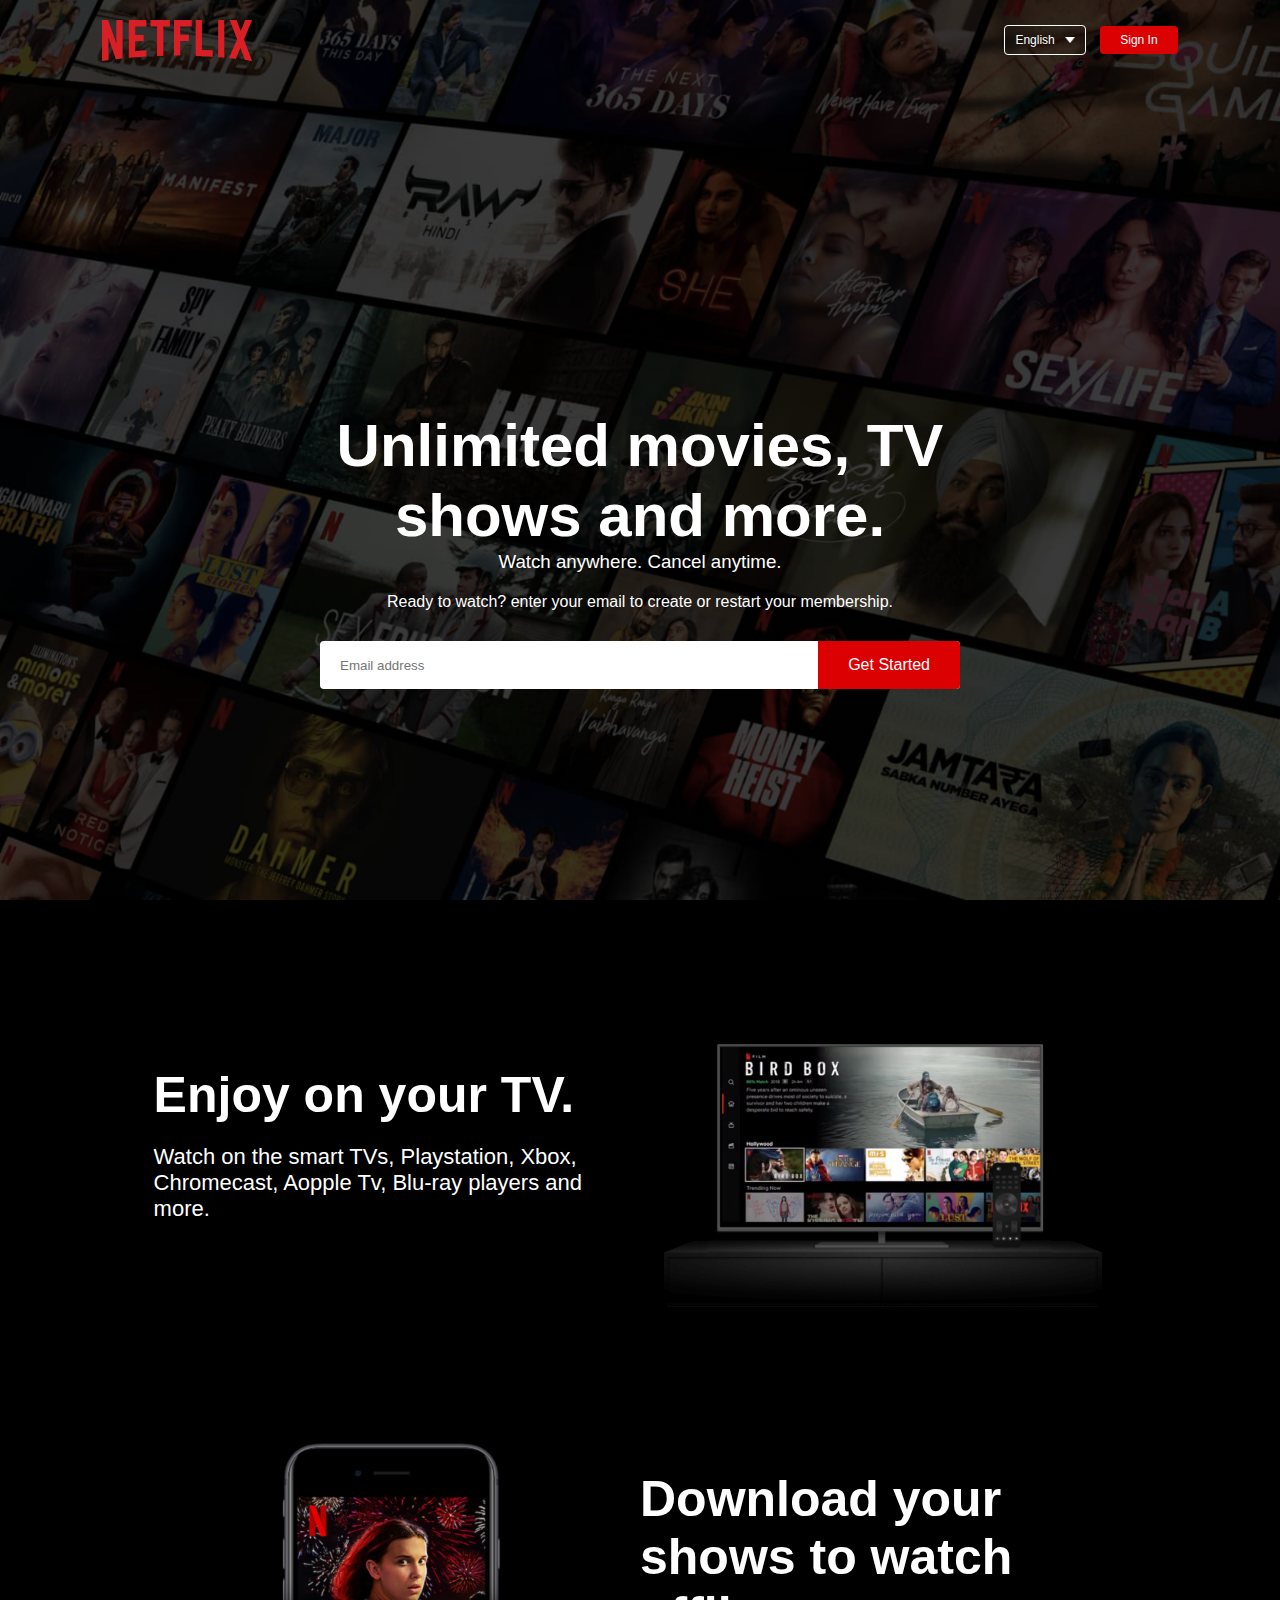
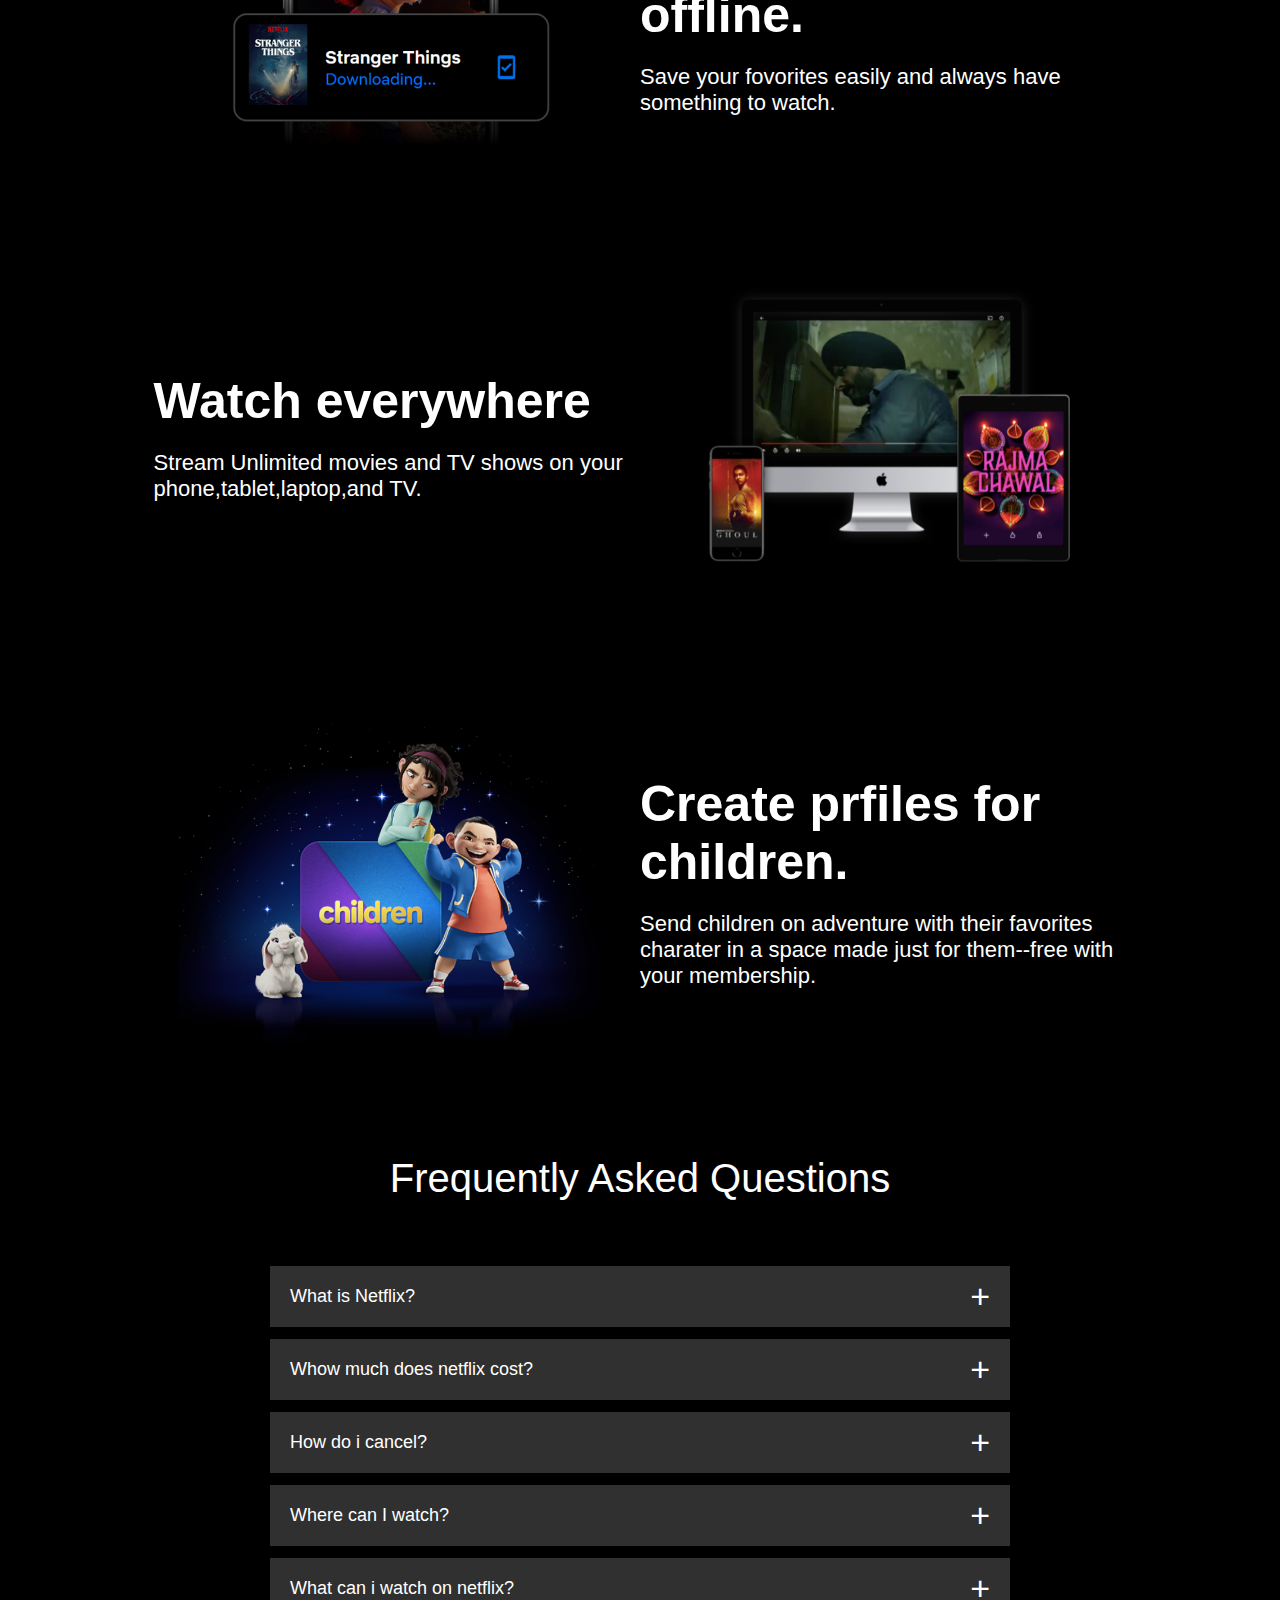
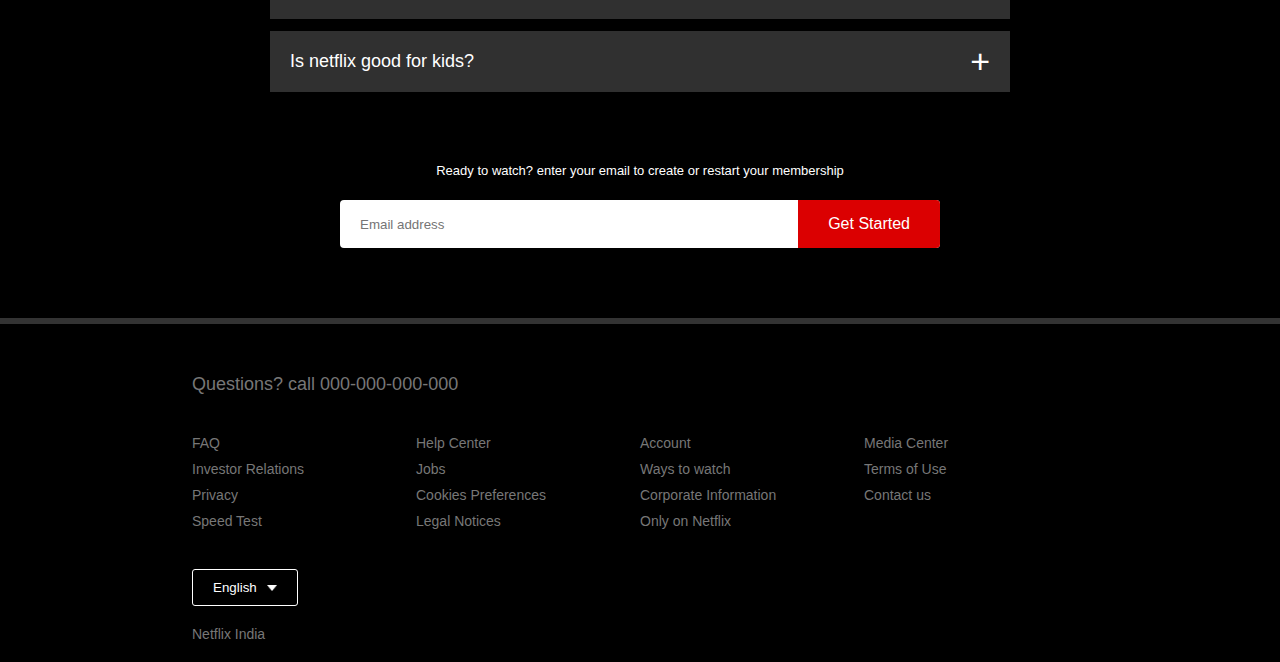
<file: index.html>
<!DOCTYPE html>
<html lang="en">
<head>
    <meta charset="UTF-8">
    <meta name="viewport" content="width=device-width, initial-scale=1.0">
    <title>Netflix</title>
    <link rel="stylesheet" href="style.css">
</head>
<body>
    <div class="header">
        <nav>
            <img src="logo.png" class="logo">
            <div>
                <button class="language-btn">English<img src="down-icon.png"></button>
                <button>Sign In</button>
            </div>
        </nav>
        <div class="header-content">
            <h1>
                Unlimited movies, TV shows and more.
            </h1>
            <h3> Watch anywhere. Cancel anytime.</h3>
            <p>Ready to watch? enter your email to create or restart your membership.</p>
            <form class="email-signup">
                <input type="email" placeholder="Email address" required>
                <button type="submit">Get Started</button>
            </form>
        
        </div>
    </div>

    <div class="features">
        <div class="row">
            <div class="text-col">
                <h2>Enjoy on your TV.</h2>
                <p>Watch on the smart TVs, Playstation, Xbox, Chromecast, Aopple Tv, Blu-ray players and more.</p>
            </div>
            <div class="img-col">
                <img src="feature-1.png">
            </div>
        </div>
        <div class="row">
            <div class="img-col">
                <img src="feature-2.png">
            </div>
            <div class="text-col">
               
                <h2>Download your shows to watch offline.</h2>
                <p>Save your fovorites easily and always have something to watch.</p>
            </div>
            
        </div>
        <div class="row">
            <div class="text-col">
                <h2>Watch everywhere</h2>
                <p>Stream Unlimited movies and TV shows on your phone,tablet,laptop,and TV.</p>
            </div>
            <div class="img-col">
                <img src="feature-3.png">
            </div>
        </div>
           
        
        <div class="row">
            <div class="img-col">
                <img src="feature-4.png">
            </div>
            <div class="text-col">
               
                <h2>Create prfiles for children.</h2>
                <p>Send children on adventure with their favorites charater in a space made just for them--free with your membership.</p>
            </div>
            
        </div>
    </div>

    <div class="faq">
        <h2>
            Frequently Asked Questions
        </h2>
        <ul class="accordian">
            <li>
                <input type="radio" name="accordian" id="first">
                <label for="first">What is Netflix?</label>
                <div class="content">
                    <p>Lorem ipsum, dolor sit amet consectetur adipisicing elit. Quos eligendi tempora magni sunt maiores corrupti, consequatur eveniet beatae officiis odio cupiditate molestiae necessitatibus explicabo.</p>
                </div>
            </li>
            <li>
                <input type="radio" name="accordian" id="second">
                <label for="second">Whow much does netflix cost?</label>
                <div class="content">
                    <p>Lorem ipsum, dolor sit amet consectetur adipisicing elit. Quos eligendi tempora magni sunt maiores corrupti, consequatur eveniet beatae officiis odio cupiditate molestiae necessitatibus explicabo.</p>
                </div>
            </li>
            <li>
                <input type="radio" name="accordian" id="third">
                <label for="third">How do i cancel?</label>
                <div class="content">
                    <p>Lorem ipsum, dolor sit amet consectetur adipisicing elit. Quos eligendi tempora magni sunt maiores corrupti, consequatur eveniet beatae officiis odio cupiditate molestiae necessitatibus explicabo.</p>
                </div>
            </li>
            <li>
                <input type="radio" name="accordian" id="forth">
                <label for="forth">Where can I watch?</label>
                <div class="content">
                    <p>Lorem ipsum, dolor sit amet consectetur adipisicing elit. Quos eligendi tempora magni sunt maiores corrupti, consequatur eveniet beatae officiis odio cupiditate molestiae necessitatibus explicabo.</p>
                </div>
            </li>
            <li>
                <input type="radio" name="accordian" id="fifth">
                <label for="fifth">What can i watch on netflix?</label>
                <div class="content">
                    <p>Lorem ipsum, dolor sit amet consectetur adipisicing elit. Quos eligendi tempora magni sunt maiores corrupti, consequatur eveniet beatae officiis odio cupiditate molestiae necessitatibus explicabo.</p>
                </div>
            </li>
            <li>
                <input type="radio" name="accordian" id="sixth">
                <label for="sixth">Is netflix good for kids?</label>
                <div class="content">
                    <p>Lorem ipsum, dolor sit amet consectetur adipisicing elit. Quos eligendi tempora magni sunt maiores corrupti, consequatur eveniet beatae officiis odio cupiditate molestiae necessitatibus explicabo.</p>
                </div>
            </li>
        </ul>
        <small>Ready to watch? enter your email to create or restart your membership</small>
        <form class="email-signup">
            <input type="email" placeholder="Email address" required>
            <button type="submit">Get Started</button>
        </form>
    </div>

<div class="footer">
    <h2> Questions? call 000-000-000-000</h2>
    <div class="row">
    <div class="cols">
        <a href="#">FAQ</a>
        <a href="#">Investor Relations</a>
        <a href="#">Privacy</a>
        <a href="#">Speed Test</a>
    </div>
    <div class="cols">
        <a href="#">Help Center</a>
        <a href="#">Jobs</a>
        <a href="#">Cookies Preferences</a>
        <a href="#">Legal Notices</a>
    </div>
    <div class="cols">
        <a href="#">Account</a>
        <a href="#">Ways to watch</a>
        <a href="#">Corporate Information</a>
        <a href="#">Only on Netflix</a>
    </div>
    <div class="cols">
        <a href="#">Media Center</a>
        <a href="#">Terms of Use</a>
        <a href="#">Contact us</a>
        
    </div>
</div>
<button class="language-btn">English<img src="down-icon.png"></button>
<p class="copyright-txt">Netflix India</p>
</div>
</body>
</html>
</file>
<file: style.css>
*{
    margin: 0;
    padding: 0;
    font-family: 'poppins',sans-serif;
    box-sizing: border-box;
}
body{
    background: #000;
    color: white;
}
.header{
    width: 100%;
    height: 100vh;
    background-image: linear-gradient(rgba(0,0,0,0.7),rgba(0,0,0,0.7)),url(header-image.png);
    background-size: cover;
    background-position: center;
    padding: 10px 8%;
    position: relative;
}
nav{
    display: flex;
    align-items: center;
    justify-content: space-between;
    padding: 10px 0;
}

.logo{
    width: 150px;
    cursor: pointer;
}
nav button{
    border: 0;
    outline: 0;
    background-color: #db0001;
    color: #fff;
    padding: 7px 20px;
    font-size: 12px;
    border-radius: 4px;
    margin-left: 10px;
    cursor: pointer;
}
.language-btn{
    display: inline-flex;
    align-items: center;
    background: transparent;
    border: 1px solid #fff;
    padding:7px  10px ;
}
.language-btn img {
    width: 10px;
    margin-left: 10px;
}
.header-content{
    position: absolute;
    top: 50%;
    left: 50%;
   transform: translate(-50%,-50%); 
   text-align: center;
   margin-top: 100px;

}
.header-content h1{
    font-size: 60px;
    line-height: 70px;
    font-weight: 600;
    max-width: 650px;
}
.header-content h3{
    font-weight: 400;
    margin-bottom: 20px;

}
.email-signup{
    background: white;
    border-radius: 4px;
    display: flex;
    align-items: center;
    margin-top: 30px;
    overflow: hidden;
}
.email-signup input{
    flex: 1;
    border: 0;
    outline: 0;
    margin-left: 20px;
}
.email-signup button{
    background: #db0001;
    border: 0;
    outline: 0;
    color: #fff;
    font-size: 16px;
    cursor: pointer;
    padding: 15px 30px;
}

.features{
    padding: 30px 12%;
    font-size: 22px;
}
.row{
    display: flex;
    width: 100%;
    align-items: center;
    flex-wrap: wrap;
    padding: 50px 0;
}
.text-col{
    flex-basis: 50%;
    margin-bottom: 20px;
}
.img-col{
    flex-basis: 50%;
    margin-bottom: 20px;
}
.img-col img{
    display: block;
    width: 90%;
    margin: auto;
}
.features h2{
    font-size: 50px;
    font-weight: 600;
    margin-bottom: 20px;
}

/* faq */
.faq{
    padding: 10px 12%;
    text-align: center;
    font-size: 18px;
    
}
.faq h2{
    font-weight: 500;
    font-size: 40px;
}
 .accordian{
    margin: 60px auto;
    width: 100%;
    max-width: 750px;

   } 
   .accordian li{
    list-style: none;
    width: 100%;
    padding: 5px;

   }
   .accordian li label{
    display: flex;
    align-items: center;
    padding: 20px;
    font-size: 18px;
    font-weight: 500;
    background: #303030;
    margin-bottom: 2px;
    cursor: pointer;
    position: relative;
   }
   label::after{
    content: '+';
    font-size: 34px;
    position: absolute;
    right: 20px;
    transition: transform 0.5s;
   }
input[type="radio"]{
    display: none;
}
.accordian .content{
    background: #303030;
    text-align: left;
    padding: 0 20px;
    max-height: 0;
    overflow: hidden;
    transition: max-height 0.5s, padding 0.5s ;

}
.accordian input[type="radio"]:checked + label +.content{
    max-height: 600px;
    padding: 30px 20px;

}
accordian input[type="radio"]:checked + label::after{
    transform: rotate(135deg);
}
.faq .email-signup{
    max-width: 600px;
    margin:20px auto 60px ;
}
.faq small{
    font-size: 13px;
}

/* footer */
.footer{
    padding: 50px 15% 10px;
    border-top: 6px solid #333;
    color: #777;
}
.footer h2{
    font-size: 18px;
    font-weight: 400;
    margin-bottom: 30px;
}

.footer .cols{
    flex-basis: 25%;
    flex-grow: 1;
    margin-bottom: 20px;

}
.footer .cols a{
    display: block;
    text-decoration: none;
    color: #777;
    font-size: 14px;
    margin-bottom: 10px;
}
.footer .row{
    align-items: flex-start;
    padding: 10px 0 ;

}
.footer .language-btn{
    color: #fff;
    padding: 10px 20px;
    border-radius: 3px;
}
.copyright-txt{
    font-size: 14px;
    margin-top: 20px;
    margin-bottom: 10px;
}

/* media queries for small screen--------------- */
@media only screen and (max-width:600px){
    .logo{
        width:100px
    }
    nav button{
        padding: 5px 10px;
    }
    nav .language-btn{
        padding: 4px 8px;
    }
    .header-content{
        position: unset;
        transform: none;
        padding-top: 150px;
    }
    .header-content h1{
        font-size: 30px;
    }
    .email-signup button {
        font-size: 12px;
        padding: 10px 15px;
    }
    .text-col, .img-col{
        flex-basis:100% ;
    }
    .features h2{
        font-size: 30px;
    }
    .features p {
        font-size: 15px;
    }
    .row:nth-child(2),.row:nth-child(4){
        flex-direction: column-reverse;
    }
    .features .rows{padding: 10px 0;
    }
    .faq h2{
        font-size: 20px;

    }
    .accordian .content{
        font-size: 14px;

    }
    .accordian li label{
        padding: 10px;
        font-size: 14px;
    }
    label::after
{
    font-size: 22px;
}
    }
</file>
